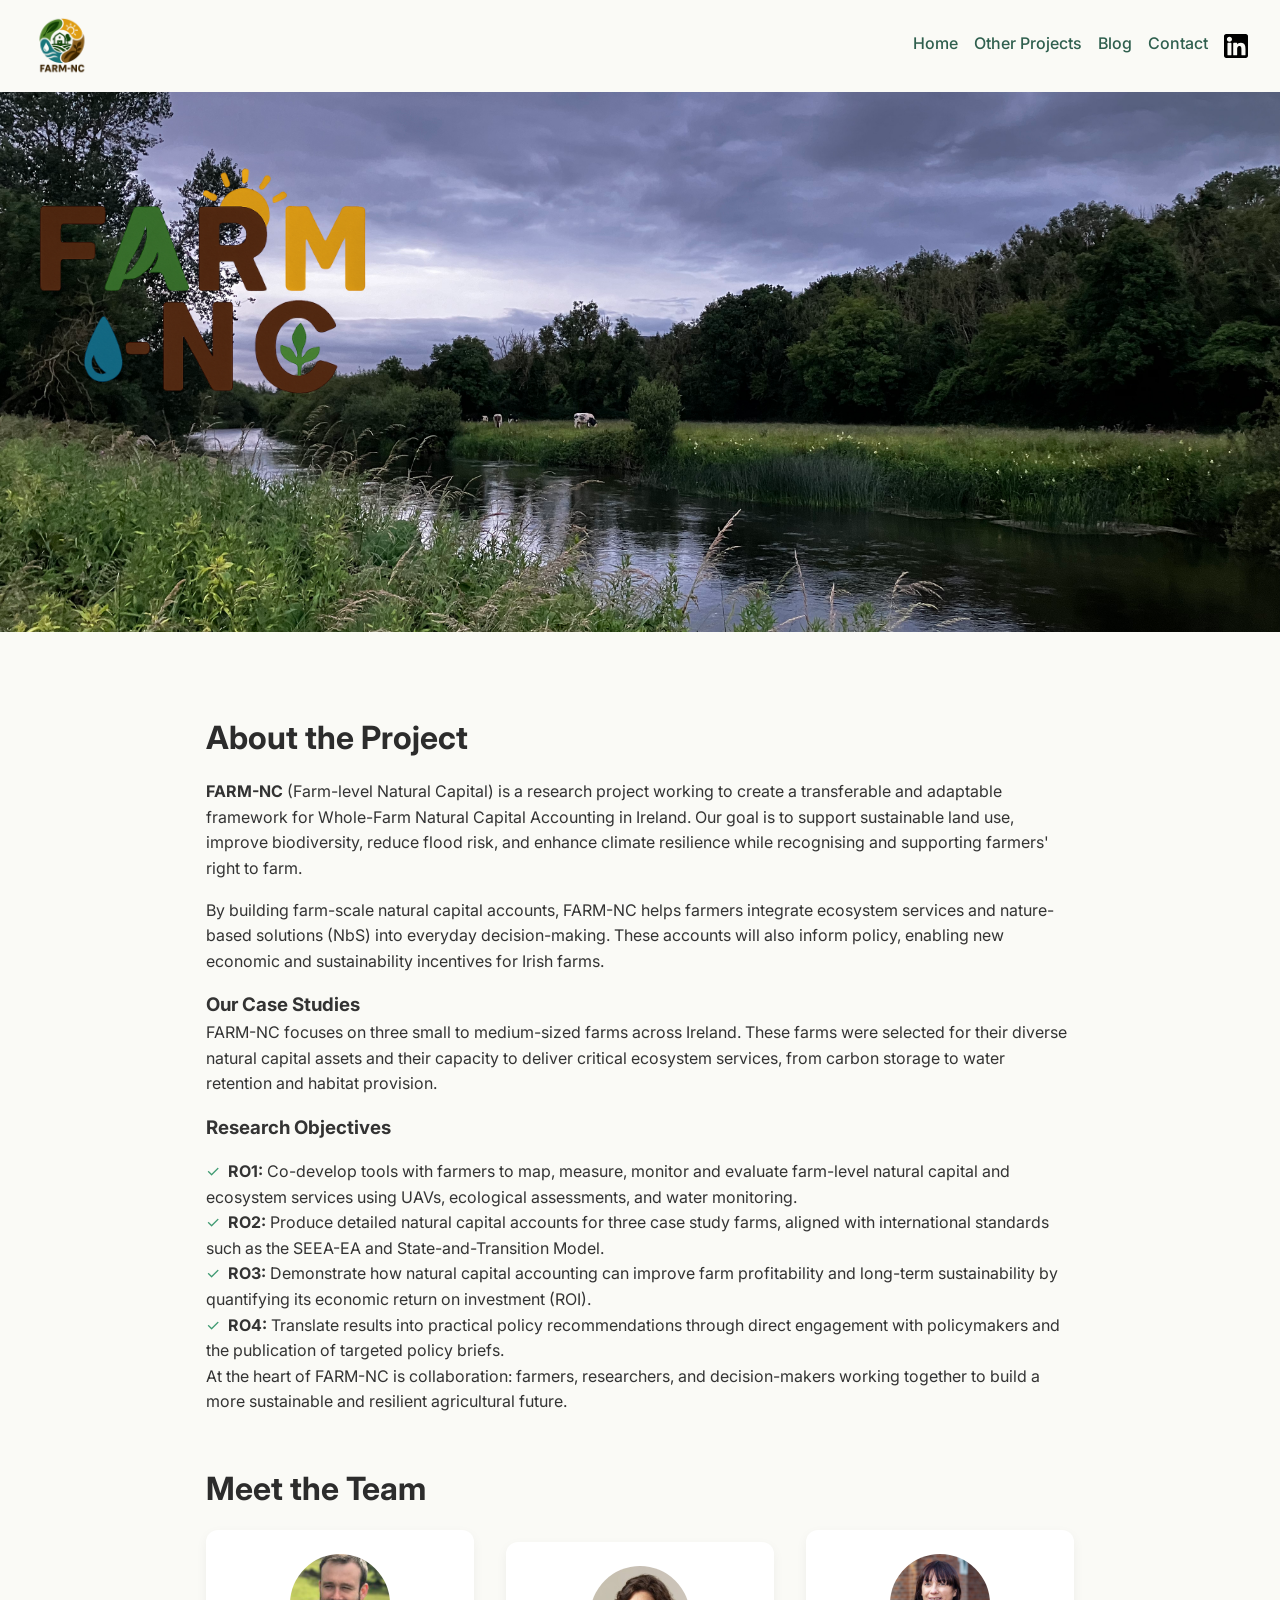
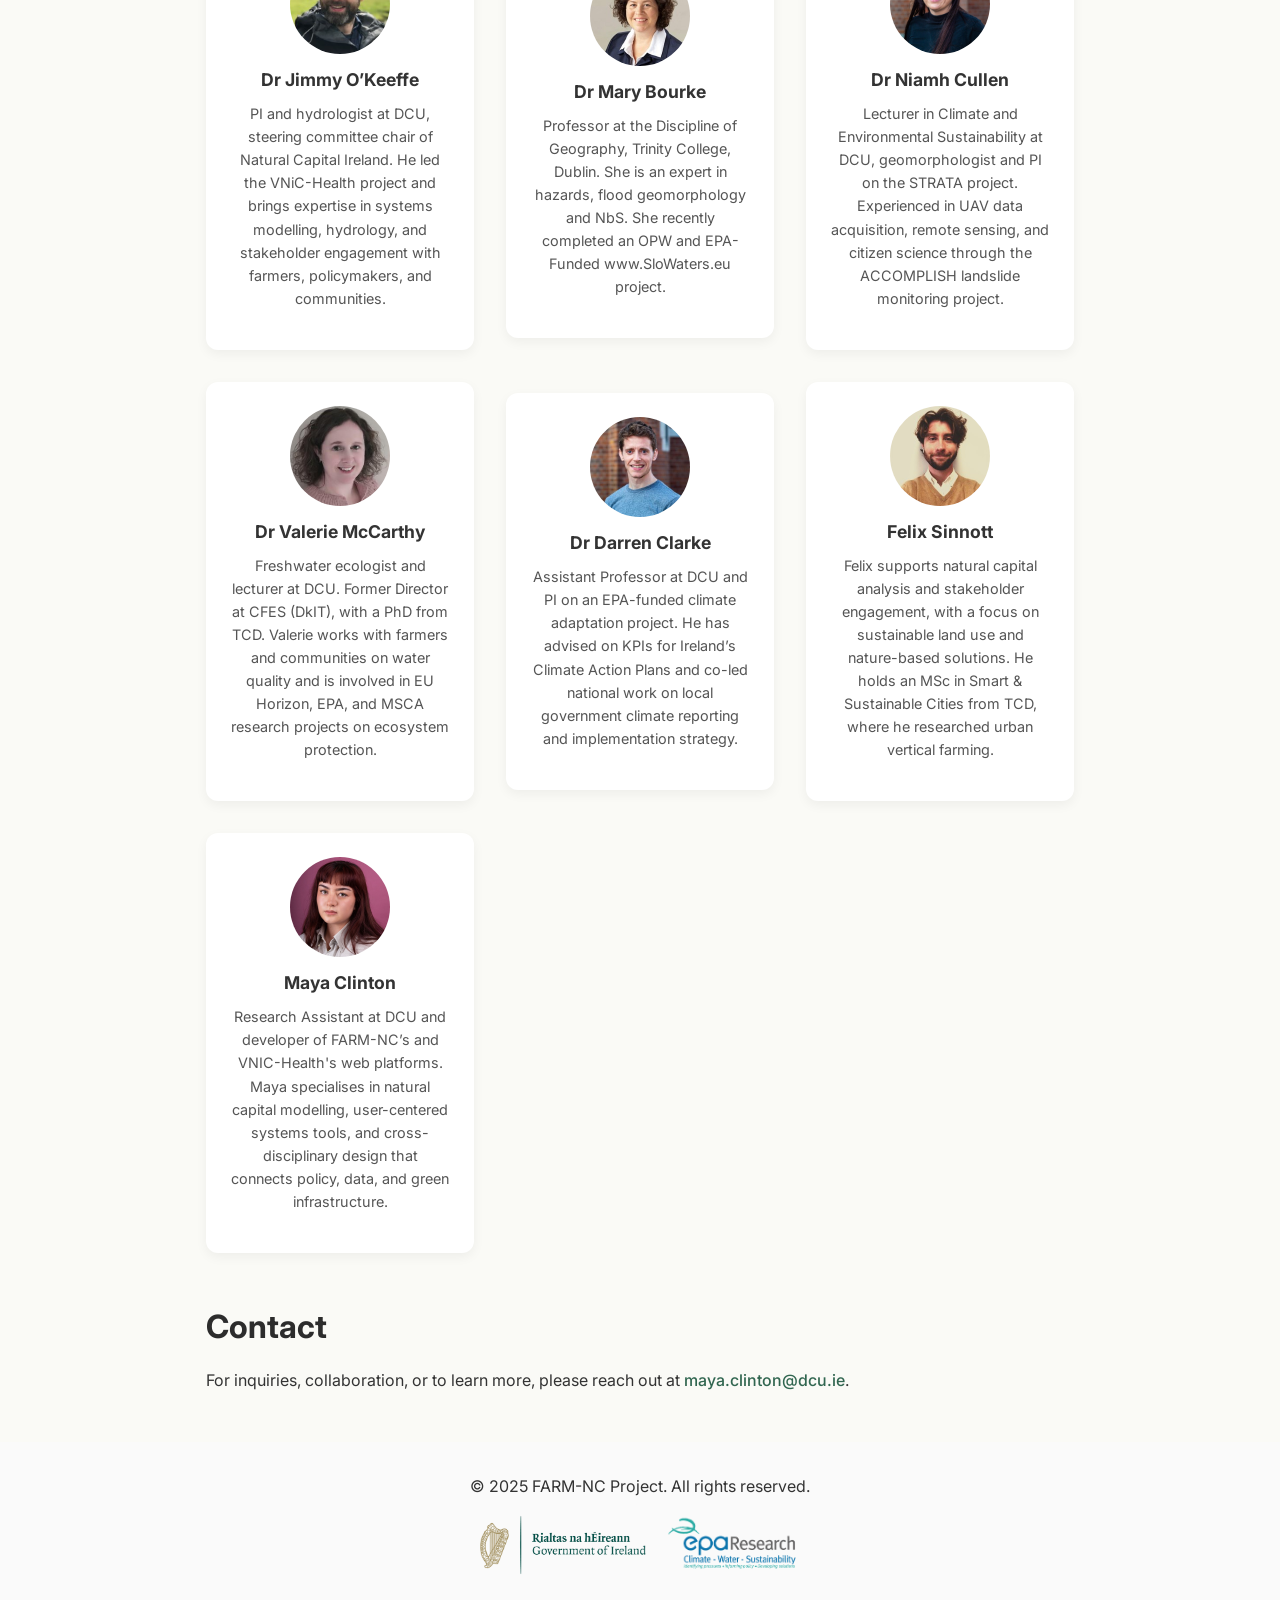
<file: index.html>
<!DOCTYPE html>
<html lang="en">
<head>
  <meta charset="UTF-8" />
  <meta name="viewport" content="width=device-width, initial-scale=1.0"/>
  <title>FARM-NC Project</title>
  <link rel="stylesheet" href="style.css" />
  <link href="https://fonts.googleapis.com/css2?family=Inter:wght@400;500;600&display=swap" rel="stylesheet">
  <link rel="icon" href="farmnc.png" type="image/png" sizes="16x16">
</head>
<body>
  <header class="hero">
    <nav class="global-nav">
      <img src="assets/farmnc.png" alt="FARM-NC Logo" class="logo" />
      <ul class="nav-links">
        <li><a href="index.html#home">Home</a></li>
        <li class="dropdown">
          <a href="#" class="dropbtn">Other Projects</a>
          <div class="dropdown-content">
            <a href="https://www.valuenaturalcapital.com" target="_blank">VNiC-Health</a>
            <a href="https://www.slowaters.eu" target="_blank">SloWaters</a>
          </div>
        </li>
        <li><a href="blog.html">Blog</a></li>
        <li><a href="index.html#contact">Contact</a></li>
        <li class="nav-icon">
          <a href="https://www.linkedin.com/company/farm-nc" target="_blank" aria-label="LinkedIn">
            <img src="assets/linkedin-logo.svg" alt="LinkedIn" class="linkedin-icon">
          </a>
        </li>        
      </ul>
    </nav>

    <section class="hero-carousel" id="home">
      <div class="carousel-container">
        <div class="carousel">
          <img src="assets/IMG_0011.jpg" alt="Shearing at Glen Keen" class="carousel-image active" />
          <img src="assets/IMG_1596.jpg" alt="Farm landscape 2" class="carousel-image" />
        </div>
        <div class="hero-text">
          <img src="assets/farmnc2.png" alt="FARM-NC Logo" class="hero-logo" />
          
        </div>
      </div>
    </section>
  </header>
  <main>
    <section class="project">
        <h2>About the Project</h2>
        <p>
          <strong>FARM-NC</strong> (Farm-level Natural Capital) is a research project working to create a transferable and adaptable framework for Whole-Farm Natural Capital Accounting in Ireland. Our goal is to support sustainable land use, improve biodiversity, reduce flood risk, and enhance climate resilience while recognising and supporting farmers' right to farm.
        </p>
      
        <p>
          By building farm-scale natural capital accounts, FARM-NC helps farmers integrate ecosystem services and nature-based solutions (NbS) into everyday decision-making. These accounts will also inform policy, enabling new economic and sustainability incentives for Irish farms.
        </p>
      
        <h3>Our Case Studies</h3>
        <p>
          FARM-NC focuses on three small to medium-sized farms across Ireland. These farms were selected for their diverse natural capital assets and their capacity to deliver critical ecosystem services, from carbon storage to water retention and habitat provision.
        </p>
      
        <h3>Research Objectives</h3>
        <ul>
          <li><strong>RO1:</strong> Co-develop tools with farmers to map, measure, monitor and evaluate farm-level natural capital and ecosystem services using UAVs, ecological assessments, and water monitoring.</li>
          <li><strong>RO2:</strong> Produce detailed natural capital accounts for three case study farms, aligned with international standards such as the SEEA-EA and State-and-Transition Model.</li>
          <li><strong>RO3:</strong> Demonstrate how natural capital accounting can improve farm profitability and long-term sustainability by quantifying its economic return on investment (ROI).</li>
          <li><strong>RO4:</strong> Translate results into practical policy recommendations through direct engagement with policymakers and the publication of targeted policy briefs.</li>
        </ul>
      
        <p>
          At the heart of FARM-NC is collaboration: farmers, researchers, and decision-makers working together to build a more sustainable and resilient agricultural future.
        </p>
      </section>
      

    <section class="team">
        <h2>Meet the Team</h2>
        <div class="team-grid">
          <div class="member">
            <img src="assets/jimmy.png" alt="Dr Jimmy O'Keeffe" class="profile-img">
            <h3>Dr Jimmy O’Keeffe</h3>
            <p>PI and hydrologist at DCU, steering committee chair of Natural Capital Ireland. He led the VNiC-Health project and brings expertise in systems modelling, hydrology, and stakeholder engagement with farmers, policymakers, and communities.</p>
          </div>
          <div class="member">
            <img src="assets/mary.jpeg" alt="Dr Mary Bourke" class="profile-img">
            <h3>Dr Mary Bourke</h3>
            <p>Professor at the Discipline of Geography, Trinity College, Dublin. She is an expert in hazards, flood geomorphology and NbS. She recently completed an OPW and EPA-Funded www.SloWaters.eu project.</p>
          </div>
          <div class="member">
            <img src="assets/niamh.jpg" alt="Dr Niamh Cullen" class="profile-img">
            <h3>Dr Niamh Cullen</h3>
            <p>Lecturer in Climate and Environmental Sustainability at DCU, geomorphologist and PI on the STRATA project. Experienced in UAV data acquisition, remote sensing, and citizen science through the ACCOMPLISH landslide monitoring project.</p>
          </div>
          <div class="member">
            <img src="assets/valerie.jpg" alt="Dr Valerie McCarthy" class="profile-img">
            <h3>Dr Valerie McCarthy</h3>
            <p>Freshwater ecologist and lecturer at DCU. Former Director at CFES (DkIT), with a PhD from TCD. Valerie works with farmers and communities on water quality and is involved in EU Horizon, EPA, and MSCA research projects on ecosystem protection.</p>
          </div>
          <div class="member">
            <img src="assets/darren.jpg" alt="Dr Darren Clarke" class="profile-img">
            <h3>Dr Darren Clarke</h3>
            <p>Assistant Professor at DCU and PI on an EPA-funded climate adaptation project. He has advised on KPIs for Ireland’s Climate Action Plans and co-led national work on local government climate reporting and implementation strategy.</p>
          </div>
          <div class="member">
            <img src="assets/felix.jpeg" alt="Felix Sinnott" class="profile-img">
          <h3>Felix Sinnott</h3>
          <p>Felix supports natural capital analysis and stakeholder engagement, with a focus on sustainable land use and nature-based solutions. He holds an MSc in Smart & Sustainable Cities from TCD, where he researched urban vertical farming.</p>
        </div>
          <div class="member">
            <img src="assets/maya.png" alt="Maya Clinton" class="profile-img">
            <h3>Maya Clinton</h3>
            <p>Research Assistant at DCU and developer of FARM-NC’s and VNIC-Health's web platforms. Maya specialises in natural capital modelling, user-centered systems tools, and cross-disciplinary design that connects policy, data, and green infrastructure.</p>
          </div>
        </div>
      </section>
      
      
  

    <section class="contact" id="contact">
      <h2>Contact</h2>
      <p>For inquiries, collaboration, or to learn more, please reach out at <a href="mailto:maya.clinton@dcu.ie">maya.clinton@dcu.ie</a>.</p>
    </section>
  </main>

  <footer>
    <div class="footer-content">
      <p>&copy; 2025 FARM-NC Project. All rights reserved.</p>
      <div class="footer-logos">
        <img src="gov_ie.png" alt="Government of Ireland" class="footer-logo">
        <img src="epa.png" alt="EPA Ireland" class="footer-logo">
      </div>
    </div>
  </footer>
</body>
</html>

<script>
    const images = document.querySelectorAll('.carousel-image');
    let current = 0;
  
    function showNextImage() {
      images[current].classList.remove('active');
      current = (current + 1) % images.length;
      images[current].classList.add('active');
    }
  
    setInterval(showNextImage, 4000); // 4 seconds per image
  </script>
</file>
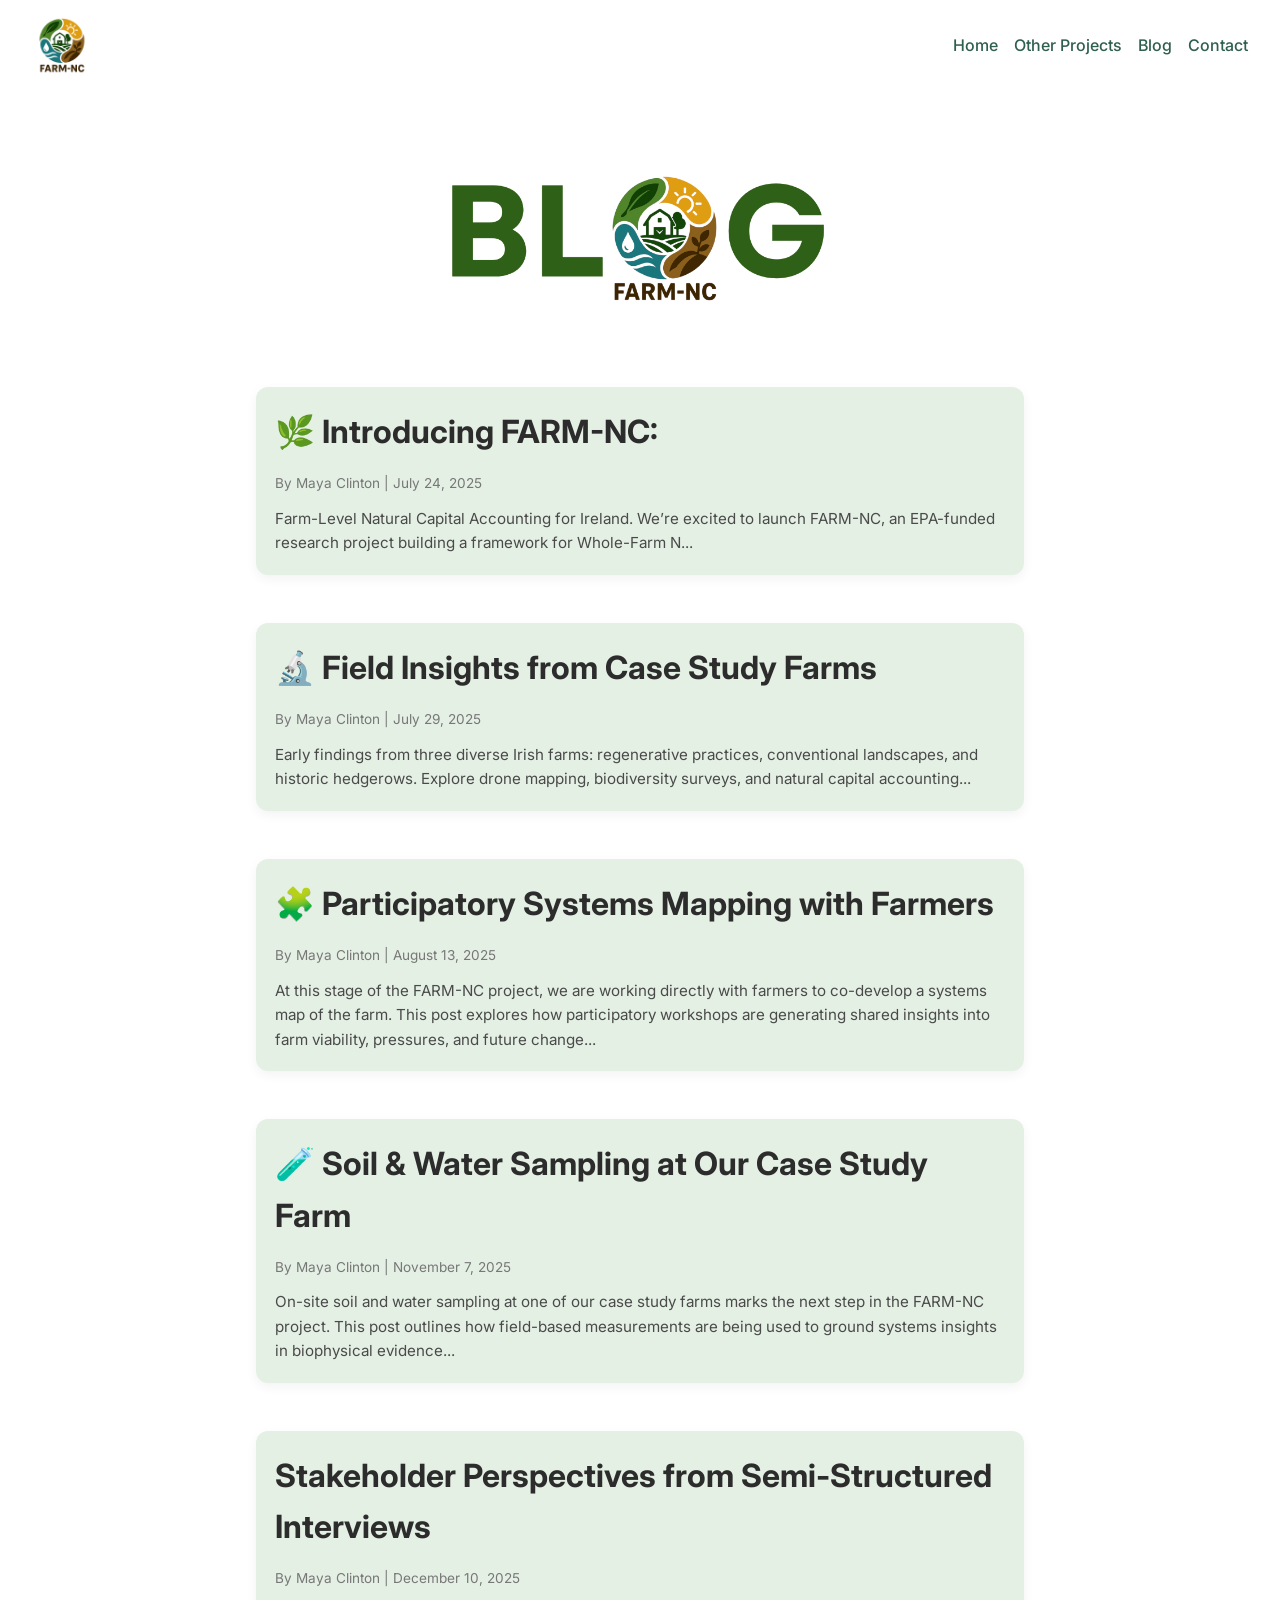
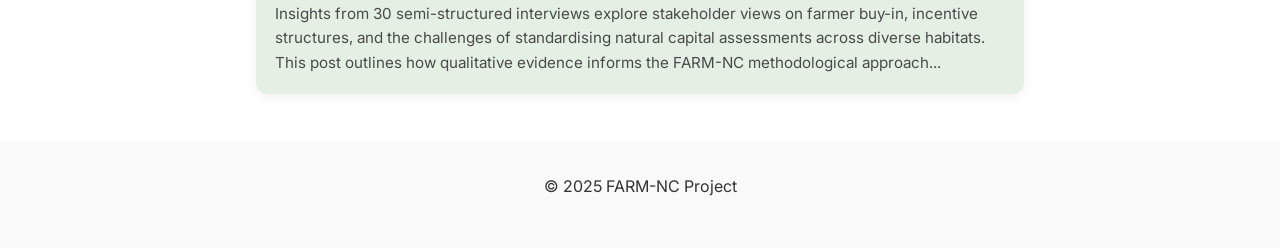
<file: blog.html>
<!DOCTYPE html>
<html lang="en">
<head>
  <meta charset="UTF-8" />
  <meta name="viewport" content="width=device-width, initial-scale=1.0" />
  <title>FARM-NC Blog</title>
  <link rel="stylesheet" href="style.css" />
  <link href="https://fonts.googleapis.com/css2?family=Inter:wght@400;500;600&display=swap" rel="stylesheet">
  <link rel="icon" href="farmnc.png" type="image/png" sizes="16x16">
  <style>body {
    background-color: #ffffff !important;
  }</style>
</head>
<body>
    <nav>
        <img src="assets/farmnc.png" alt="FARM-NC Logo" class="logo" />
        <ul class="nav-links">
          <li><a href="index.html#home">Home</a></li>
          <li class="dropdown">
            <a href="#" class="dropbtn">Other Projects</a>
            <div class="dropdown-content">
              <a href="https://www.valuenaturalcapital.com" target="_blank">VNiC-Health</a>
              <a href="https://www.slowaters.eu" target="_blank">SloWaters</a>
            </div>
          </li>
          <li><a href="blog.html">Blog</a></li>
          <li><a href="index.html#contact">Contact</a></li>
        </ul>
      </nav>
  
      <div class="blog-container">

        <header class="blog-header">
          <div class="blog-header-text">
            
            <img src="assets/blog-logo.png" alt="FARM-NC Blog" class="blog-hero-image" width="400px" />
          </div>
        </header>
    
        <main class="blog-main">
           
            <a href="post1.html">
                <section class="post-excerpt">
                <!-- Article 1 -->
                <article class="post-item animate-in" style="animation-delay: 0.1s">
                  <h2>🌿 Introducing FARM-NC:</h2>
                  <div class="post-meta">
                    <span class="author">By Maya Clinton</span> | <time datetime="2025-07-15">July 24, 2025</time>
                  </div>
                  <p>Farm-Level Natural Capital Accounting for Ireland. We’re excited to launch FARM-NC, an EPA-funded research project building a framework for Whole-Farm N...</p>
                </article>
            </section>
            </a>
               
            <a href="post2.html" class="post-link">
                <section class="post-excerpt animate-in" style="animation-delay: 0.2s">
                  <article class="post-item">
                    <h2>🔬 Field Insights from Case Study Farms</h2>
                    <div class="post-meta">
                      <span class="author">By Maya Clinton</span> |
                      <time datetime="2025-07-29">July 29, 2025</time>
                    </div>
                    <p>Early findings from three diverse Irish farms: regenerative practices, conventional landscapes, and historic hedgerows. Explore drone mapping, biodiversity surveys, and natural capital accounting...</p>
                  </article>
                </section>
              </a>

              <a href="post3.html" class="post-link">
      <section class="post-excerpt animate-in" style="animation-delay: 0.2s">
        <article class="post-item">
          <h2>🧩 Participatory Systems Mapping with Farmers</h2>
          <div class="post-meta">
            <span class="author">By Maya Clinton</span> |
            <time datetime="2025-08-13">August 13, 2025</time>
          </div>
          <p>At this stage of the FARM-NC project, we are working directly with farmers to co-develop a systems map of the farm. This post explores how participatory workshops are generating shared insights into farm viability, pressures, and future change...</p>
        </article>
      </section>
    </a>

          <a href="post4.html" class="post-link">
  <section class="post-excerpt animate-in" style="animation-delay: 0.2s">
    <article class="post-item">
      <h2>🧪 Soil & Water Sampling at Our Case Study Farm</h2>
      <div class="post-meta">
        <span class="author">By Maya Clinton</span> |
        <time datetime="2025-11-07">November 7, 2025</time>
      </div>
      <p>On-site soil and water sampling at one of our case study farms marks the next step in the FARM-NC project. This post outlines how field-based measurements are being used to ground systems insights in biophysical evidence...</p>
    </article>
  </section>
</a>

          <a href="post5.html" class="post-link">
  <section class="post-excerpt animate-in" style="animation-delay: 0.2s">
    <article class="post-item">
      <h2> Stakeholder Perspectives from Semi-Structured Interviews</h2>
      <div class="post-meta">
        <span class="author">By Maya Clinton</span> |
        <time datetime="2025-12-10">December 10, 2025</time>
      </div>
      <p>
        Insights from 30 semi-structured interviews explore stakeholder views on farmer buy-in, incentive structures, and the challenges of standardising natural capital assessments across diverse habitats. This post outlines how qualitative evidence informs the FARM-NC methodological approach...
      </p>
    </article>
  </section>
</a>



             
        </main>
    
      </div>
  <footer>
    <p>&copy; 2025 FARM-NC Project</p>
  </footer>
</body>
</html>
</file>
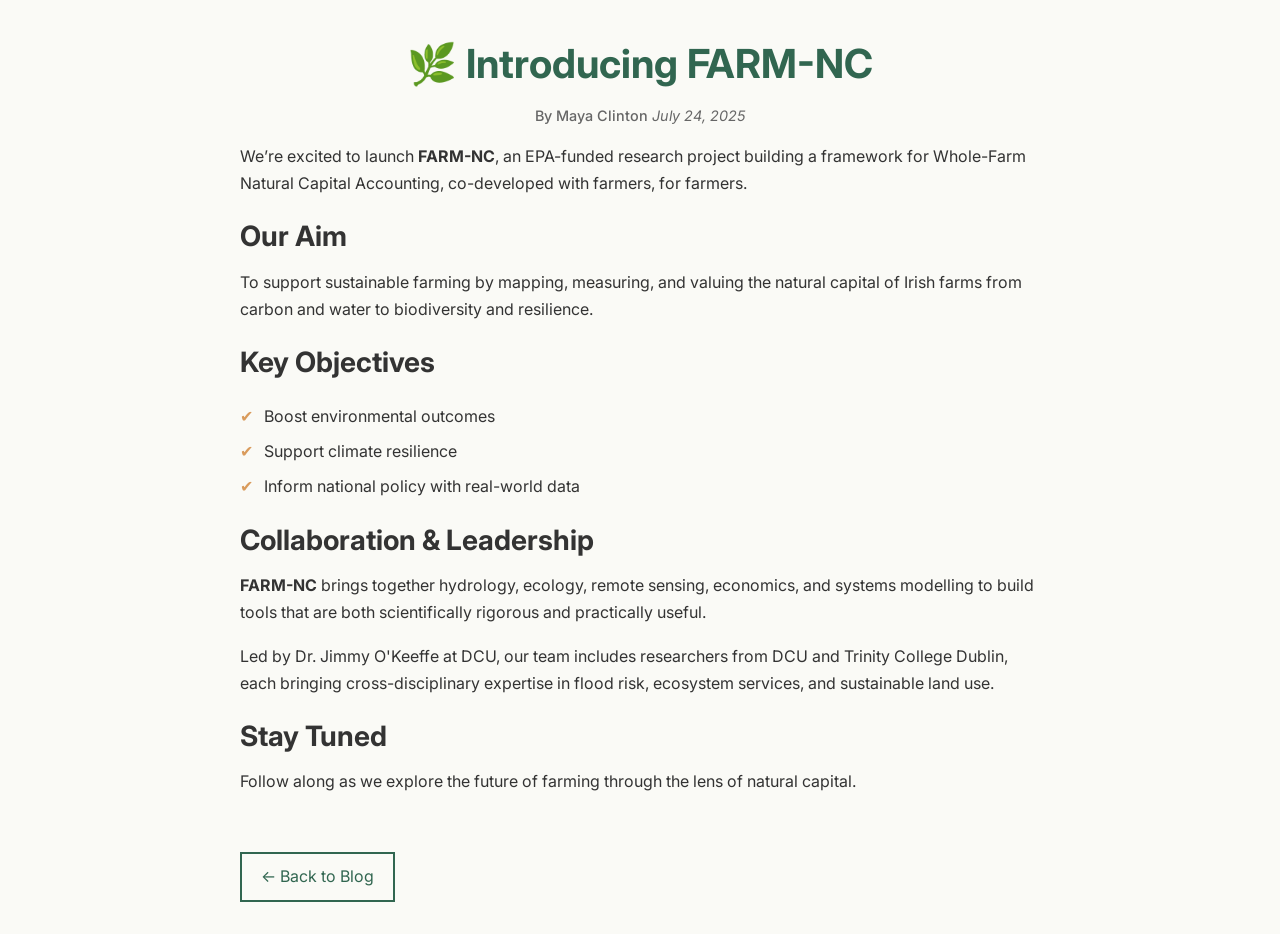
<file: post1.html>
<!DOCTYPE html>
<html lang="en">
<head>
  <meta charset="UTF-8" />
  <meta name="viewport" content="width=device-width, initial-scale=1.0" />
  <title>Introducing FARM-NC</title>
  <link rel="stylesheet" href="style.css" />
  <link href="https://fonts.googleapis.com/css2?family=Inter:wght@400;500;600&display=swap" rel="stylesheet">
  <link rel="icon" href="farmnc.png" type="image/png" sizes="16x16">
</head>
<body>
  <div class="blog-container">
    <header class="blog-post-header animate-in" style="animation-delay: 0.2s">
      <h1>🌿 Introducing FARM-NC</h1>
      <div class="post-meta">
        <span class="author">By Maya Clinton</span>
        <time datetime="2025-07-24">July 24, 2025</time>
      </div>
    </header>

    <article class="blog-post-content animate-in" style="animation-delay: 0.4s">
      <p>We’re excited to launch <strong>FARM-NC</strong>, an EPA-funded research project building a framework for Whole-Farm Natural Capital Accounting, co-developed with farmers, for farmers.</p>

      <h2>Our Aim</h2>
      <p>To support sustainable farming by mapping, measuring, and valuing the natural capital of Irish farms from carbon and water to biodiversity and resilience.</p>

      <h2>Key Objectives</h2>
      <ul class="check-list">
        <li>Boost environmental outcomes</li>
        <li>Support climate resilience</li>
        <li>Inform national policy with real-world data</li>
      </ul>

      <h2>Collaboration & Leadership</h2>
      <p><strong>FARM-NC</strong> brings together hydrology, ecology, remote sensing, economics, and systems modelling to build tools that are both scientifically rigorous and practically useful.</p>
      <p>Led by Dr. Jimmy O'Keeffe at DCU, our team includes researchers from DCU and Trinity College Dublin, each bringing cross-disciplinary expertise in flood risk, ecosystem services, and sustainable land use.</p>

      <h2>Stay Tuned</h2>
      <p>Follow along as we explore the future of farming through the lens of natural capital.</p>

      <div class="back-link animate-in" style="animation-delay: 0.6s">
        <a href="blog.html" class="btn-outline">← Back to Blog</a>
      </div>
    </article>
  </div>
</body>
</html>
</file>
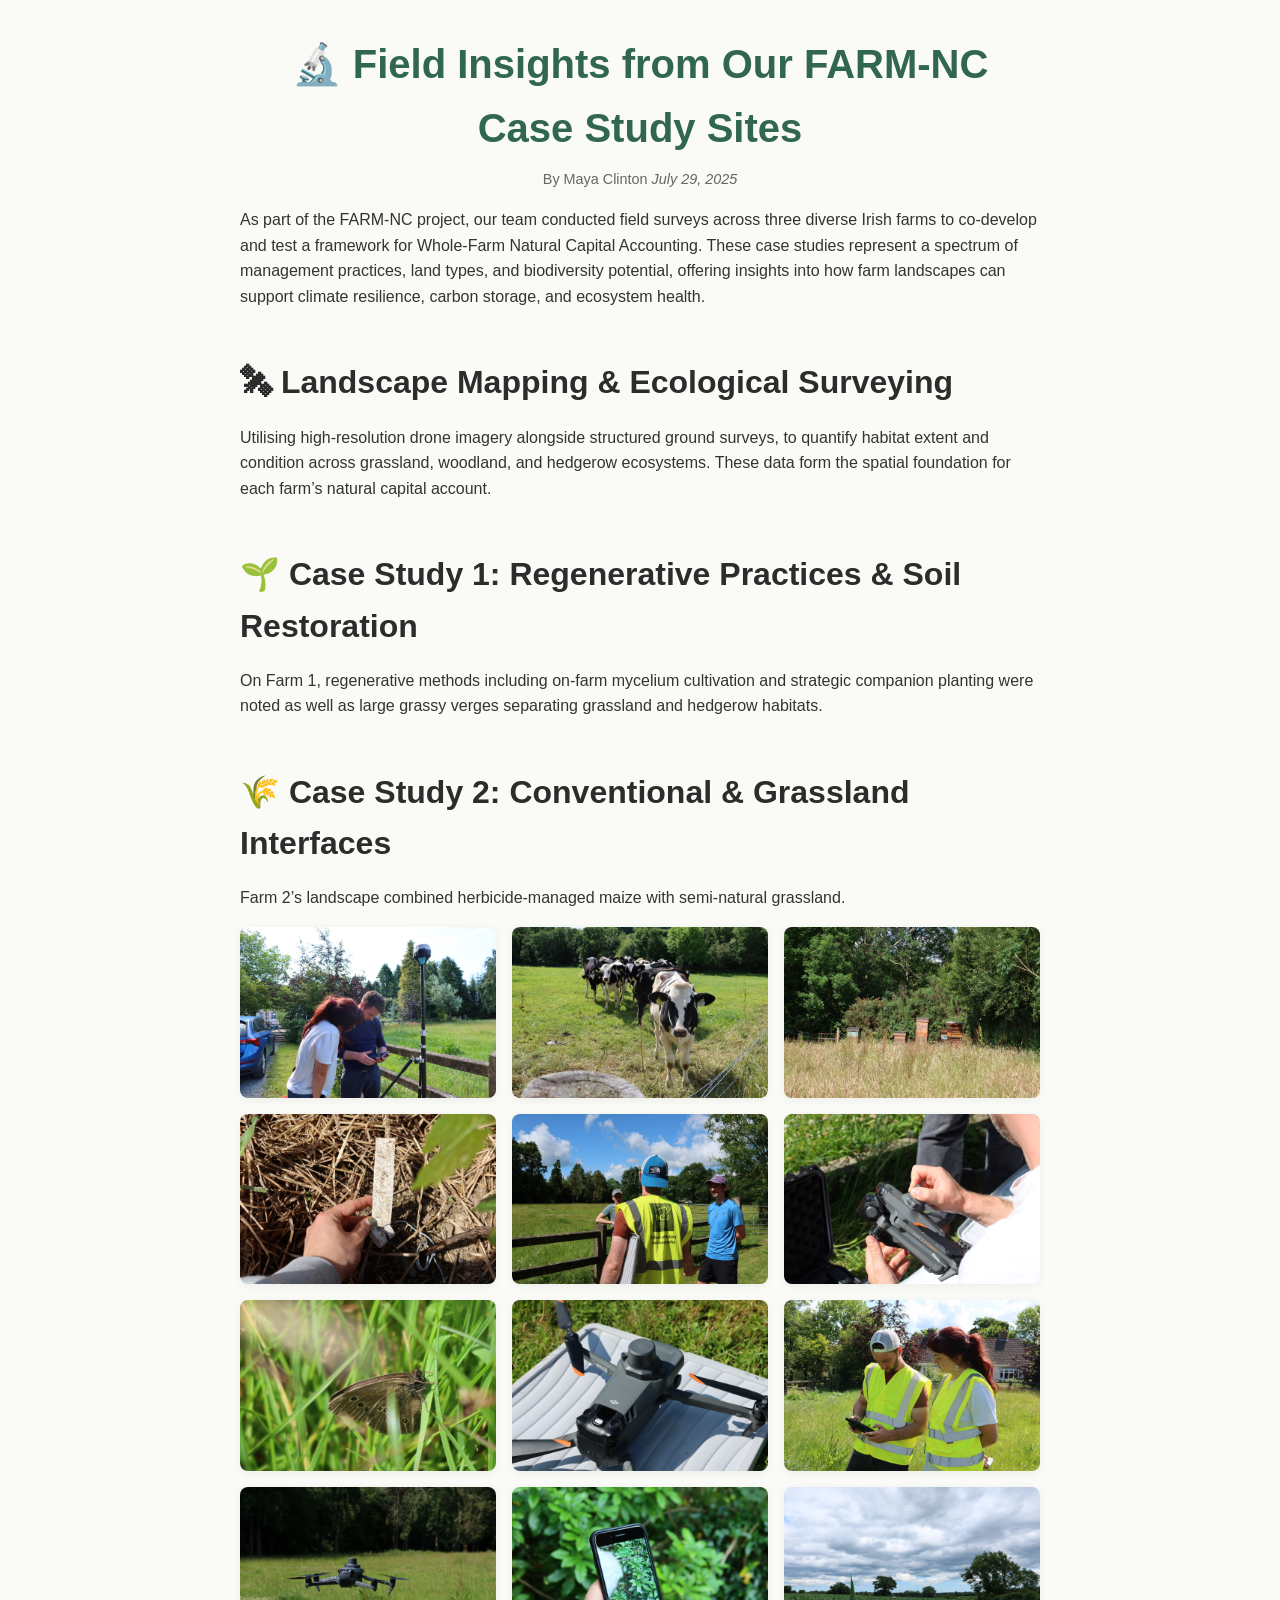
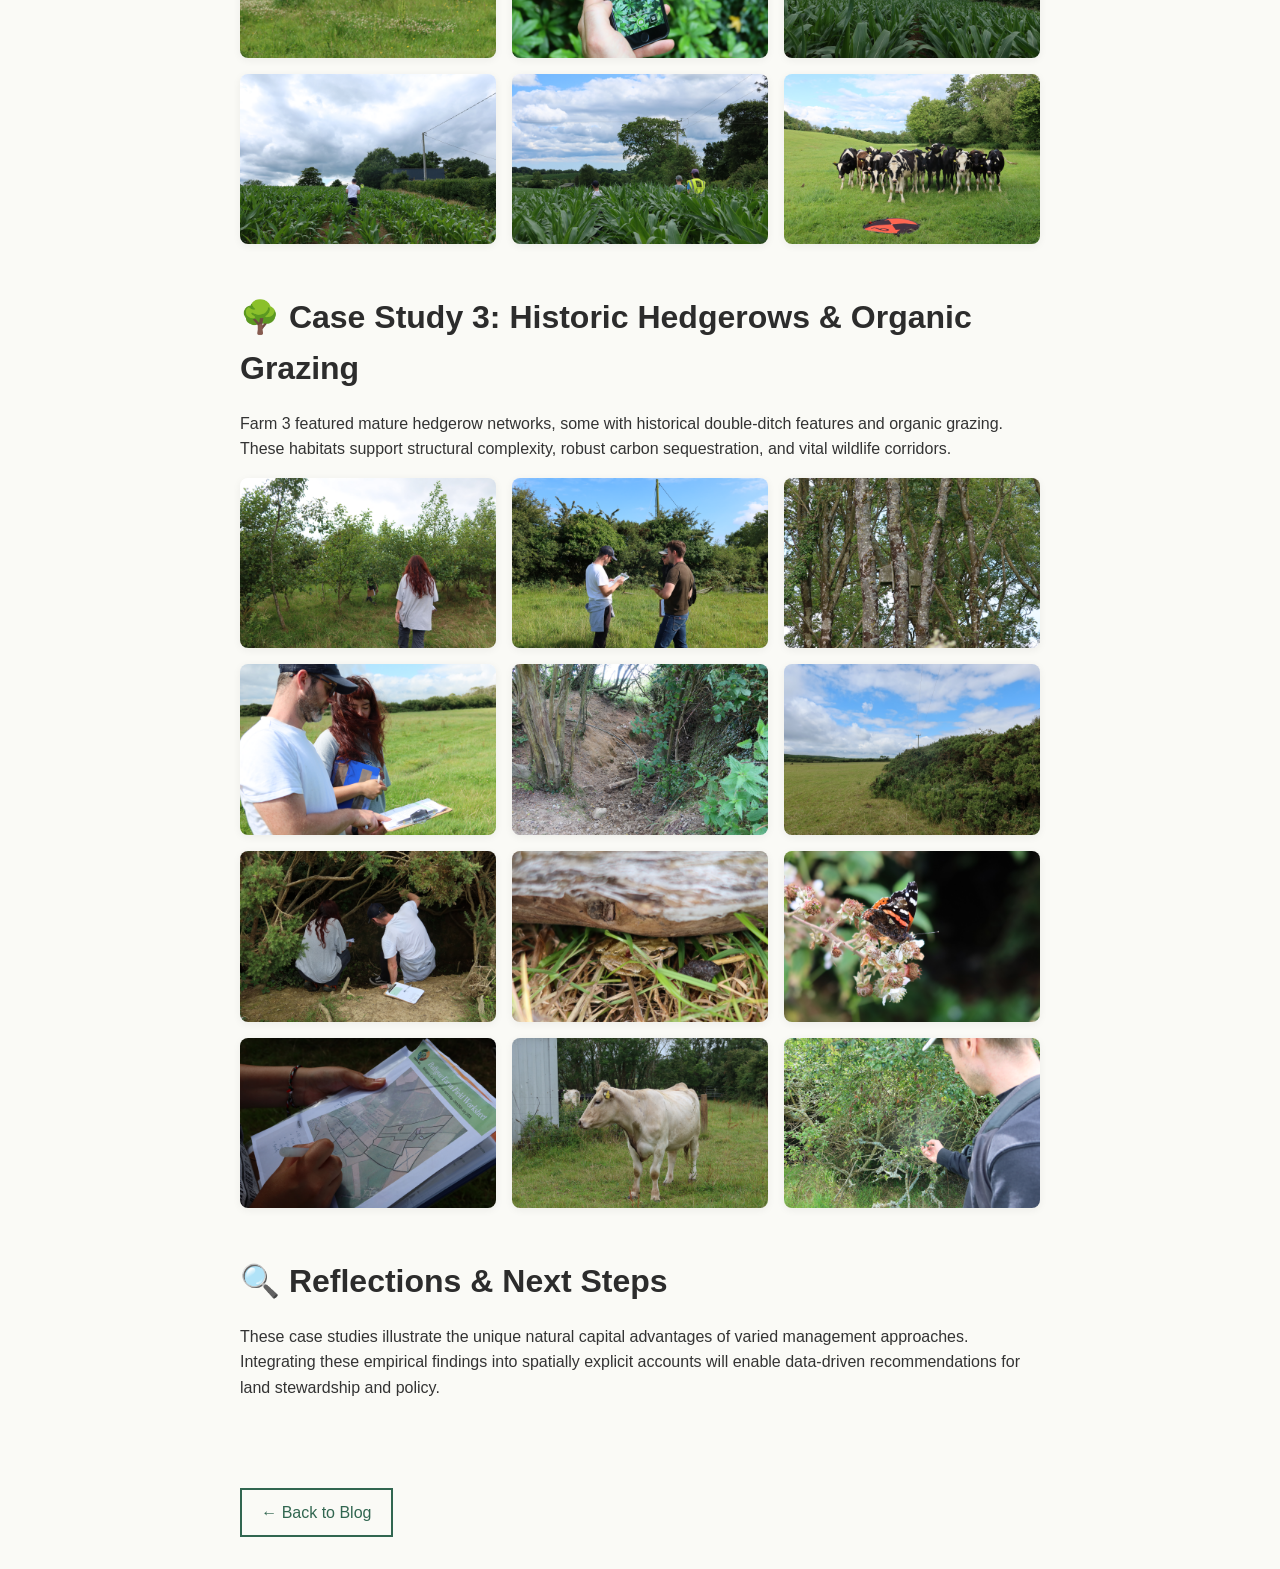
<file: post2.html>
<!DOCTYPE html>
<html lang="en">
<head>
  <meta charset="UTF-8">
  <meta name="viewport" content="width=device-width, initial-scale=1.0">
  <title>Field Insights from Our Case Study Farms</title>
  <link rel="stylesheet" href="style.css">
</head>
<body>
  <div class="blog-container">

    <!-- Header -->
    <header class="blog-post-header animate-in" style="animation-delay: 0.2s">
      <h1>🔬 Field Insights from Our FARM‑NC Case Study Sites</h1>
      <div class="post-meta">
        <span class="author">By Maya Clinton</span>
        <time datetime="2025-07-29">July 29, 2025</time>
      </div>
    </header>

    <!-- Introduction -->
    <section class="content-section animate-in" style="animation-delay: 0.4s">
      <p>As part of the FARM‑NC project, our team conducted field surveys across three diverse Irish farms to co‑develop and test a framework for Whole‑Farm Natural Capital Accounting. These case studies represent a spectrum of management practices, land types, and biodiversity potential, offering insights into how farm landscapes can support climate resilience, carbon storage, and ecosystem health.</p>
    </section>

    <!-- Section 1 -->
    <section class="content-section animate-in" style="animation-delay: 0.6s">
      <h2>🛰 Landscape Mapping & Ecological Surveying</h2>
      <p>Utilising high-resolution drone imagery alongside structured ground surveys, to quantify habitat extent and condition across grassland, woodland, and hedgerow ecosystems. These data form the spatial foundation for each farm’s natural capital account.</p>

  </section>
    <!-- Section 2 -->
    <section class="content-section animate-in" style="animation-delay: 0.8s">
      <h2>🌱 Case Study 1: Regenerative Practices & Soil Restoration</h2>
      <p>On Farm 1, regenerative methods including on‑farm mycelium cultivation and strategic companion planting were noted as well as large grassy verges separating grassland and hedgerow habitats.</p>
</section>
    <!-- Section 3 -->
    <section class="content-section animate-in" style="animation-delay: 1s">
      <h2>🌾 Case Study 2: Conventional & Grassland Interfaces</h2>
      <p>Farm 2’s landscape combined herbicide‑managed maize with semi‑natural grassland.</p>
       
      <div class="gallery">
        <img src="assets/f2-1.JPG" class="gallery-image animate-in" style="animation-delay: 0.9s">
        <img src="assets/f2-2.JPG" class="gallery-image animate-in" style="animation-delay: 1s">
        <img src="assets/f2-3.JPG" class="gallery-image animate-in" style="animation-delay: 1.1s">
        <img src="assets/f2-4.JPG" class="gallery-image animate-in" style="animation-delay: 1.2s">
        <img src="assets/f2-5.JPG" class="gallery-image animate-in" style="animation-delay: 1.3s">
        <img src="assets/f2-6.JPG" class="gallery-image animate-in" style="animation-delay: 1.4s">
        <img src="assets/f2-7.JPG"  class="gallery-image animate-in" style="animation-delay: 1.5s">
        <img src="assets/f2-8.JPG" class="gallery-image animate-in" style="animation-delay: 1.6s">
        <img src="assets/f2-9.JPG" class="gallery-image animate-in" style="animation-delay: 1.7s">
        <img src="assets/f2-10.JPG"  class="gallery-image animate-in" style="animation-delay: 1.8s">
        <img src="assets/f2-11.JPG"  class="gallery-image animate-in" style="animation-delay: 1.9s">
        <img src="assets/f2-12.JPG"  class="gallery-image animate-in" style="animation-delay: 2s">
        <img src="assets/f2-13.JPG"  class="gallery-image animate-in" style="animation-delay: 2.1s">
        <img src="assets/f2-14.JPG"  class="gallery-image animate-in" style="animation-delay: 2.2s">
        <img src="assets/f2-15.JPG"  class="gallery-image animate-in" style="animation-delay: 2.3s">
      </div>
    </section>

    <!-- Section 4 -->
    <section class="content-section animate-in" style="animation-delay: 1.2s">
      <h2>🌳 Case Study 3: Historic Hedgerows & Organic Grazing</h2>
      <p>Farm 3 featured mature hedgerow networks, some with historical double‑ditch features and organic grazing. These habitats support structural complexity, robust carbon sequestration, and vital wildlife corridors.</p>
       
      <div class="gallery">
        <img src="assets/f3-1.jpg"  class="gallery-image animate-in" style="animation-delay: 0.9s">
        <img src="assets/f3-2.jpg"  class="gallery-image animate-in" style="animation-delay: 1s">
        <img src="assets/f3-3.jpg"  class="gallery-image animate-in" style="animation-delay: 1.1s">
        <img src="assets/f3-4.jpg" class="gallery-image animate-in" style="animation-delay: 1.2s">
        <img src="assets/f3-5.jpg"  class="gallery-image animate-in" style="animation-delay: 1.3s">
        <img src="assets/f3-6.jpg" class="gallery-image animate-in" style="animation-delay: 1.4s">
        <img src="assets/f3-7.jpg"  class="gallery-image animate-in" style="animation-delay: 1.5s">
        <img src="assets/f3-8.jpg" class="gallery-image animate-in" style="animation-delay: 1.6s">
        <img src="assets/f3-9.jpg" class="gallery-image animate-in" style="animation-delay: 1.7s">
        <img src="assets/f3-10.jpg"  class="gallery-image animate-in" style="animation-delay: 1.8s">
        <img src="assets/f3-11.jpg" class="gallery-image animate-in" style="animation-delay: 1.9s">
        <img src="assets/f3-12.jpg" class="gallery-image animate-in" style="animation-delay: 2s">
    
      </div>
    </section>

    <!-- Conclusion -->
    <section class="content-section animate-in" style="animation-delay: 1.4s">
      <h2>🔍 Reflections & Next Steps</h2>
      <p>These case studies illustrate the unique natural capital advantages of varied management approaches. Integrating these empirical findings into spatially explicit accounts will enable data-driven recommendations for land stewardship and policy.</p>
    </section>

    <!-- Back link -->
    <div class="back-link animate-in" style="animation-delay: 1.6s">
      <a href="blog.html" class="btn-outline">← Back to Blog</a>
    </div>

  </div>

  <script>
    document.querySelectorAll('[data-carousel]').forEach(carousel => {
      const track = carousel.querySelector('.carousel-track');
      const images = Array.from(track.children);
      let current = 0;
      carousel.querySelector('.carousel-next').addEventListener('click', () => {
        images[current].classList.remove('current');
        current = (current + 1) % images.length;
        images[current].classList.add('current');
      });
      carousel.querySelector('.carousel-prev').addEventListener('click', () => {
        images[current].classList.remove('current');
        current = (current - 1 + images.length) % images.length;
        images[current].classList.add('current');
      });
    });
  </script>
</body>
</html>
</file>
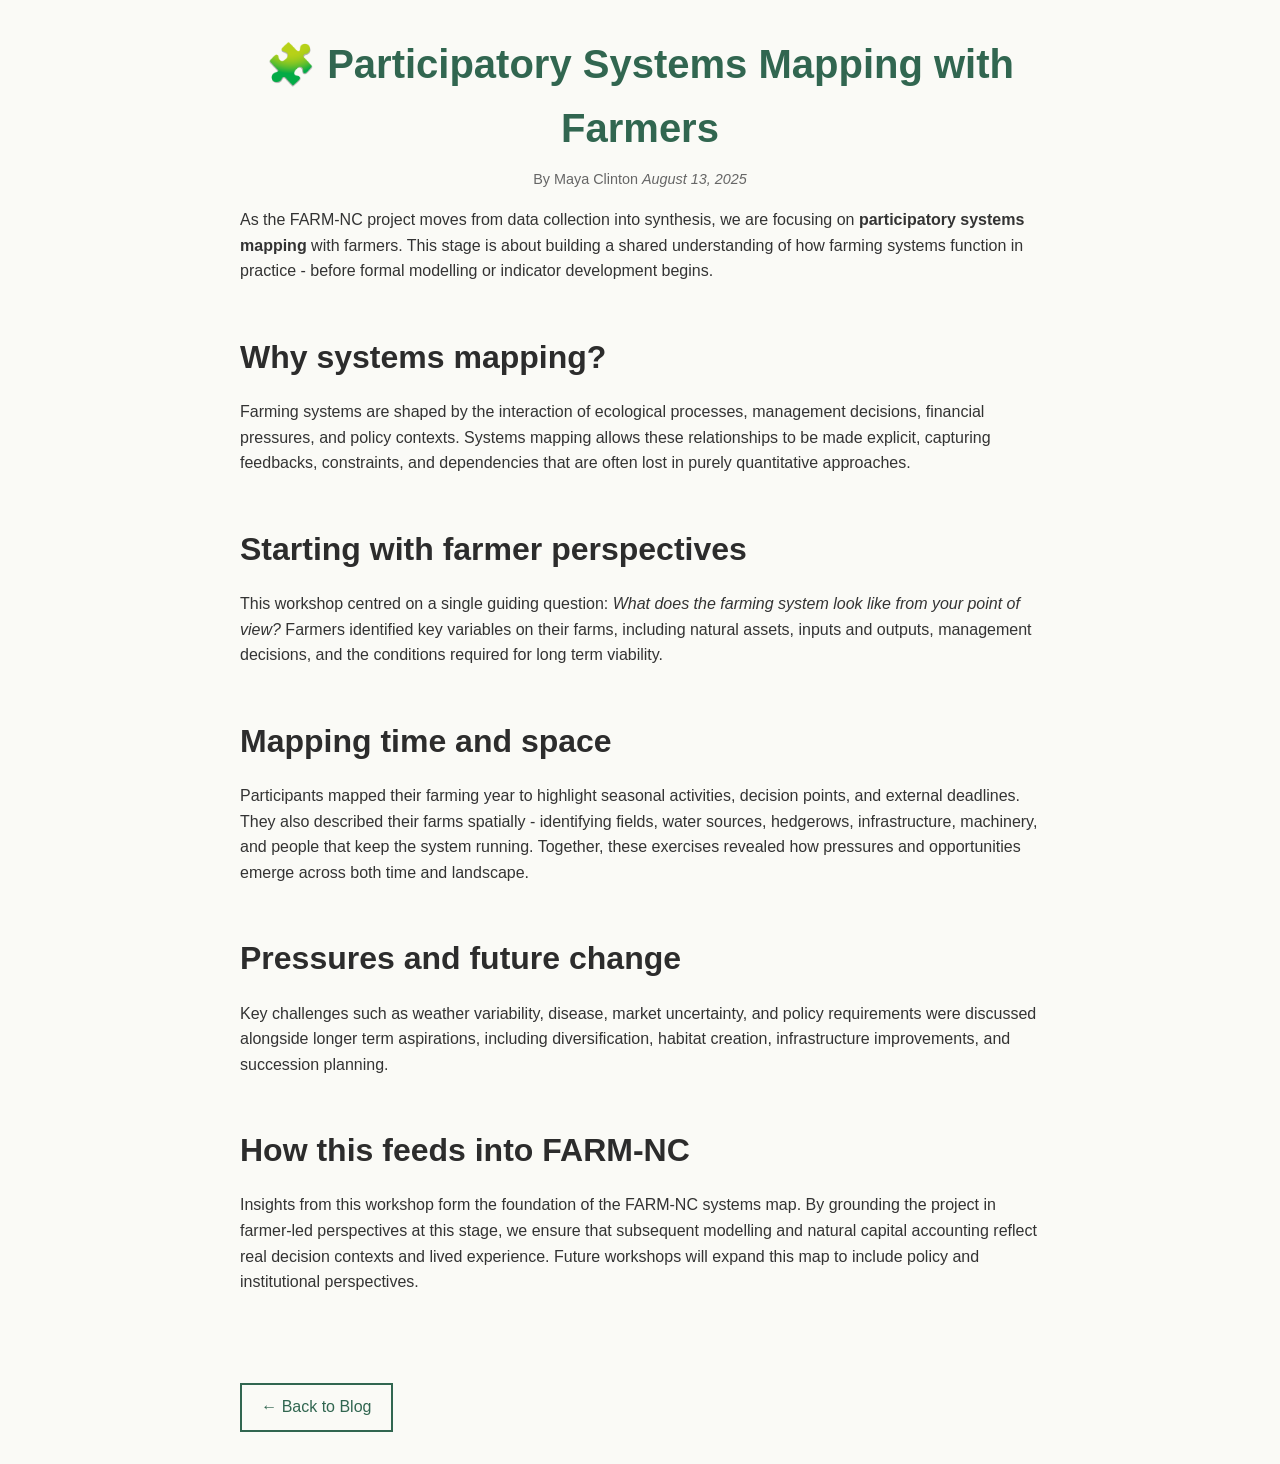
<file: post3.html>
<!DOCTYPE html>
<html lang="en">
<head>
  <meta charset="UTF-8">
  <meta name="viewport" content="width=device-width, initial-scale=1.0">
  <title>Participatory Systems Mapping with Farmers</title>
  <link rel="stylesheet" href="style.css">
</head>
<body>
  <div class="blog-container">

    <!-- Header -->
    <header class="blog-post-header animate-in" style="animation-delay: 0.2s">
      <h1>🧩 Participatory Systems Mapping with Farmers</h1>
      <div class="post-meta">
        <span class="author">By Maya Clinton</span>
        <time datetime="2025-08-13">August 13, 2025</time>
      </div>
    </header>

    <!-- Introduction -->
    <section class="content-section animate-in" style="animation-delay: 0.4s">
      <p>As the FARM-NC project moves from data collection into synthesis, we are focusing on <strong>participatory systems mapping</strong> with farmers. This stage is about building a shared understanding of how farming systems function in practice - before formal modelling or indicator development begins.</p>
    </section>

    <!-- Section 1 -->
    <section class="content-section animate-in" style="animation-delay: 0.6s">
      <h2> Why systems mapping?</h2>
      <p>Farming systems are shaped by the interaction of ecological processes, management decisions, financial pressures, and policy contexts. Systems mapping allows these relationships to be made explicit, capturing feedbacks, constraints, and dependencies that are often lost in purely quantitative approaches.</p>
    </section>

    <!-- Section 2 -->
    <section class="content-section animate-in" style="animation-delay: 0.8s">
      <h2> Starting with farmer perspectives</h2>
      <p>This workshop centred on a single guiding question: <em>What does the farming system look like from your point of view?</em> Farmers identified key variables on their farms, including natural assets, inputs and outputs, management decisions, and the conditions required for long term viability.</p>
    </section>

    <!-- Section 3 -->
    <section class="content-section animate-in" style="animation-delay: 1s">
      <h2> Mapping time and space</h2>
      <p>Participants mapped their farming year to highlight seasonal activities, decision points, and external deadlines. They also described their farms spatially - identifying fields, water sources, hedgerows, infrastructure, machinery, and people that keep the system running. Together, these exercises revealed how pressures and opportunities emerge across both time and landscape.</p>
    </section>

    <!-- Section 4 -->
    <section class="content-section animate-in" style="animation-delay: 1.2s">
      <h2> Pressures and future change</h2>
      <p>Key challenges such as weather variability, disease, market uncertainty, and policy requirements were discussed alongside longer term aspirations, including diversification, habitat creation, infrastructure improvements, and succession planning.</p>
    </section>

    <!-- Conclusion -->
    <section class="content-section animate-in" style="animation-delay: 1.4s">
      <h2> How this feeds into FARM-NC</h2>
      <p>Insights from this workshop form the foundation of the FARM-NC systems map. By grounding the project in farmer-led perspectives at this stage, we ensure that subsequent modelling and natural capital accounting reflect real decision contexts and lived experience. Future workshops will expand this map to include policy and institutional perspectives.</p>
    </section>

    <!-- Back link -->
    <div class="back-link animate-in" style="animation-delay: 1.6s">
      <a href="blog.html" class="btn-outline">← Back to Blog</a>
    </div>

  </div>
</body>
</html>
</file>
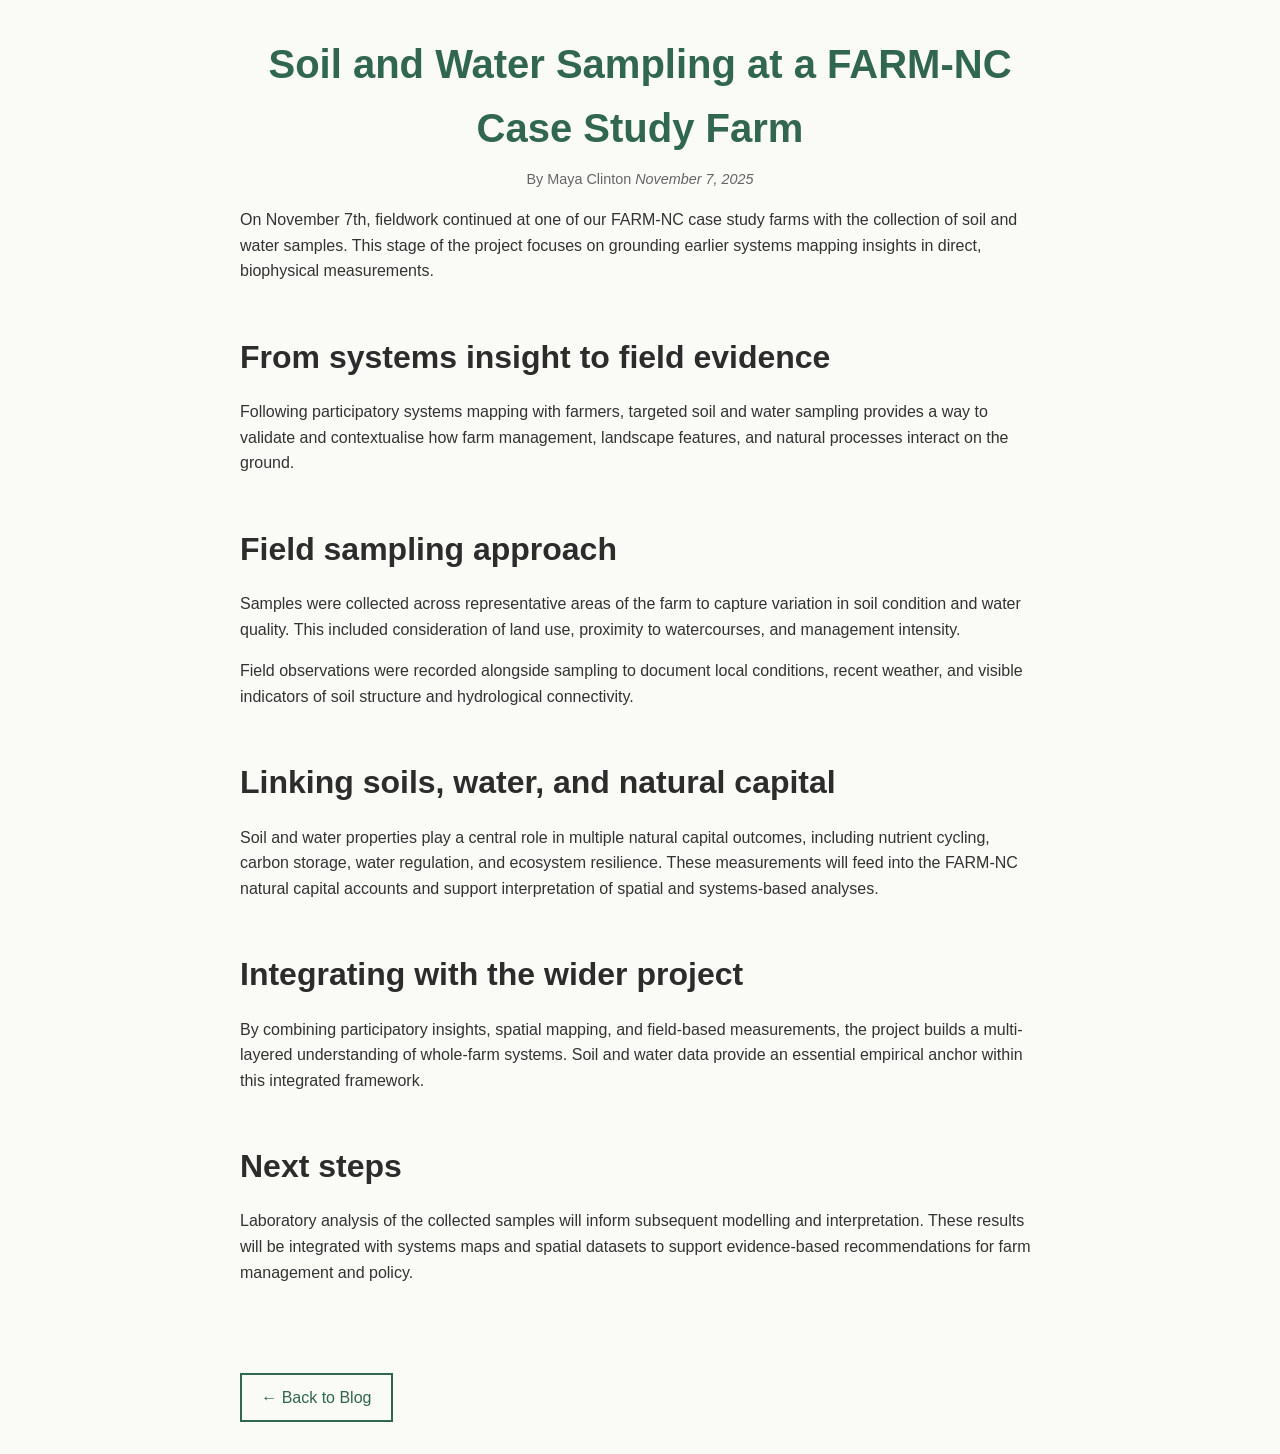
<file: post4.html>
<!DOCTYPE html>
<html lang="en">
<head>
  <meta charset="UTF-8">
  <meta name="viewport" content="width=device-width, initial-scale=1.0">
  <title>Soil and Water Sampling at a FARM-NC Case Study Farm</title>
  <link rel="stylesheet" href="style.css">
</head>
<body>
  <div class="blog-container">

    <!-- Header -->
    <header class="blog-post-header animate-in" style="animation-delay: 0.2s">
      <h1>Soil and Water Sampling at a FARM-NC Case Study Farm</h1>
      <div class="post-meta">
        <span class="author">By Maya Clinton</span>
        <time datetime="2025-11-07">November 7, 2025</time>
      </div>
    </header>

    <!-- Introduction -->
    <section class="content-section animate-in" style="animation-delay: 0.4s">
      <p>On November 7th, fieldwork continued at one of our FARM-NC case study farms with the collection of soil and water samples. This stage of the project focuses on grounding earlier systems mapping insights in direct, biophysical measurements.</p>
    </section>

    <!-- Section 1 -->
    <section class="content-section animate-in" style="animation-delay: 0.6s">
      <h2>From systems insight to field evidence</h2>
      <p>Following participatory systems mapping with farmers, targeted soil and water sampling provides a way to validate and contextualise how farm management, landscape features, and natural processes interact on the ground.</p>
    </section>

    <!-- Section 2 -->
    <section class="content-section animate-in" style="animation-delay: 0.8s">
      <h2>Field sampling approach</h2>
      <p>Samples were collected across representative areas of the farm to capture variation in soil condition and water quality. This included consideration of land use, proximity to watercourses, and management intensity.</p>
      <p>Field observations were recorded alongside sampling to document local conditions, recent weather, and visible indicators of soil structure and hydrological connectivity.</p>
    </section>

    <!-- Section 3 -->
    <section class="content-section animate-in" style="animation-delay: 1s">
      <h2>Linking soils, water, and natural capital</h2>
      <p>Soil and water properties play a central role in multiple natural capital outcomes, including nutrient cycling, carbon storage, water regulation, and ecosystem resilience. These measurements will feed into the FARM-NC natural capital accounts and support interpretation of spatial and systems-based analyses.</p>
    </section>

    <!-- Section 4 -->
    <section class="content-section animate-in" style="animation-delay: 1.2s">
      <h2>Integrating with the wider project</h2>
      <p>By combining participatory insights, spatial mapping, and field-based measurements, the project builds a multi-layered understanding of whole-farm systems. Soil and water data provide an essential empirical anchor within this integrated framework.</p>
    </section>

    <!-- Conclusion -->
    <section class="content-section animate-in" style="animation-delay: 1.4s">
      <h2>Next steps</h2>
      <p>Laboratory analysis of the collected samples will inform subsequent modelling and interpretation. These results will be integrated with systems maps and spatial datasets to support evidence-based recommendations for farm management and policy.</p>
    </section>

    <!-- Back link -->
    <div class="back-link animate-in" style="animation-delay: 1.6s">
      <a href="blog.html" class="btn-outline">← Back to Blog</a>
    </div>

  </div>
</body>
</html>
</file>
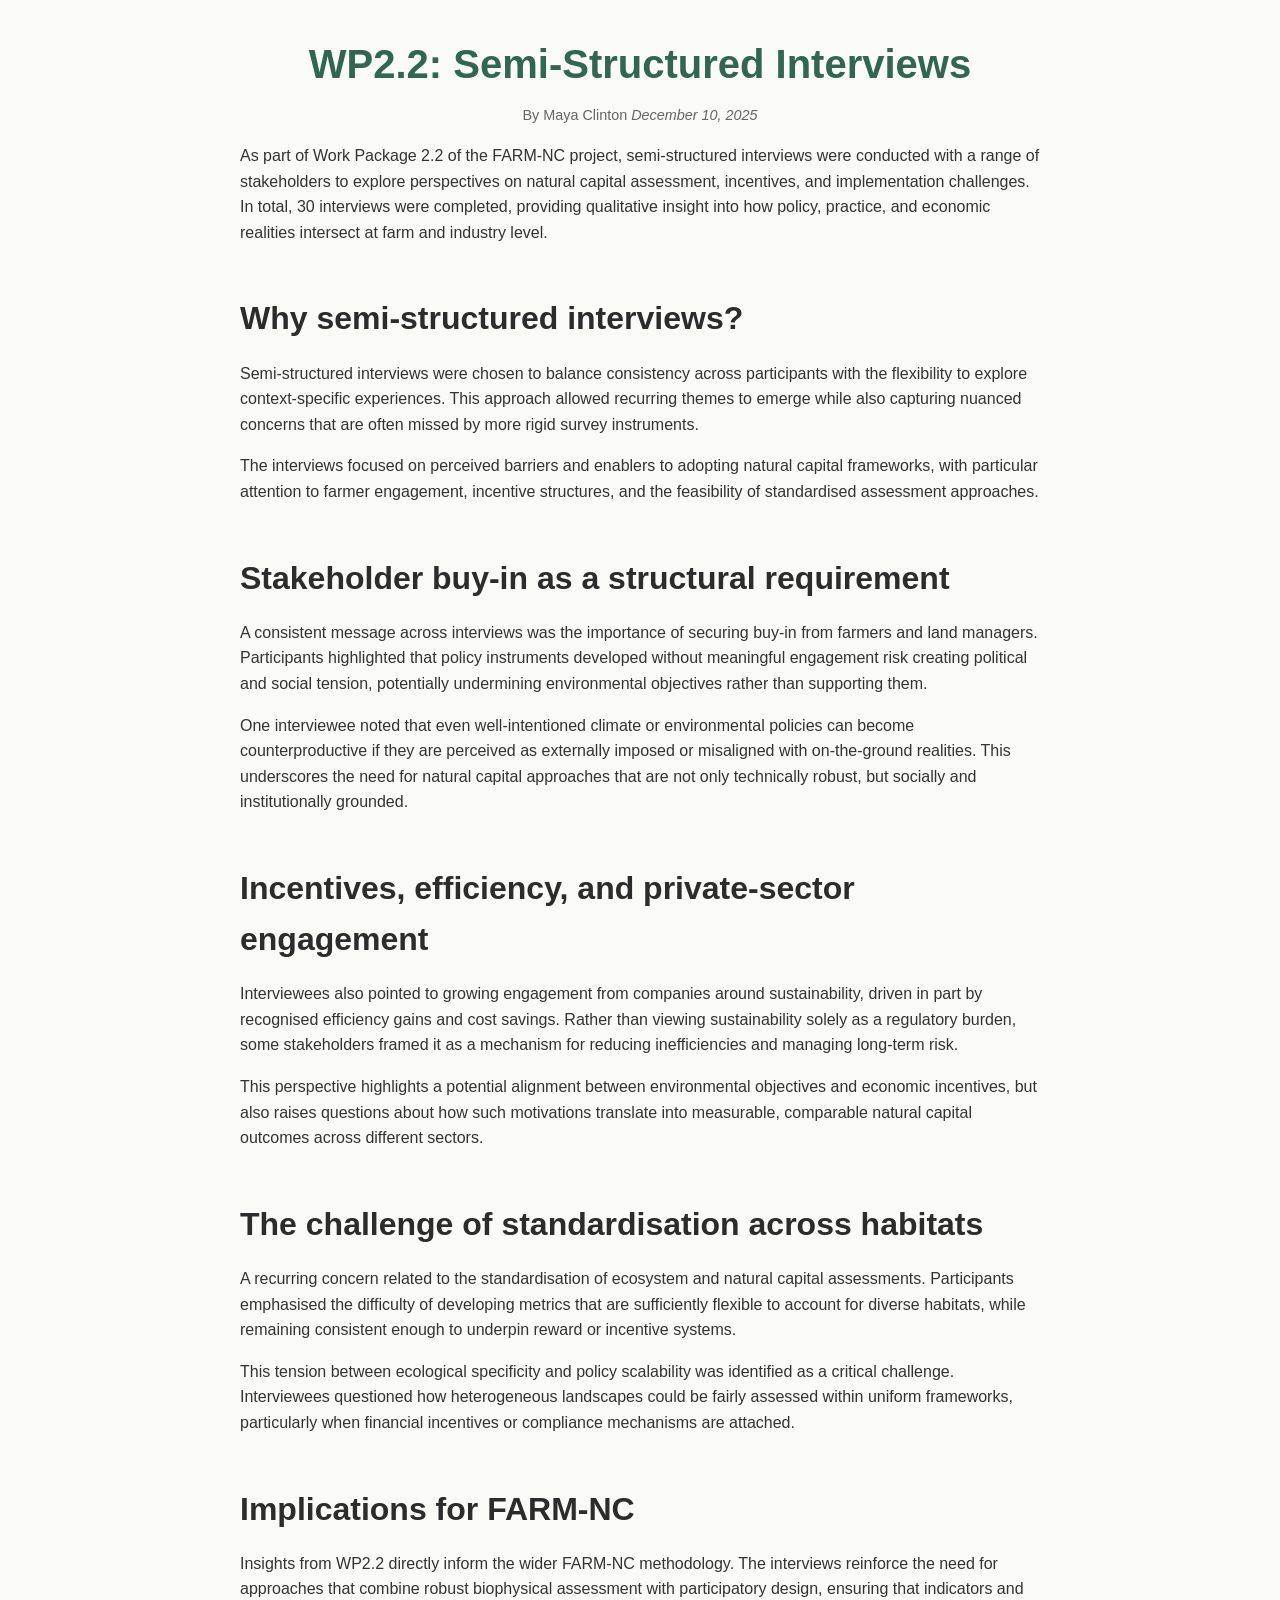
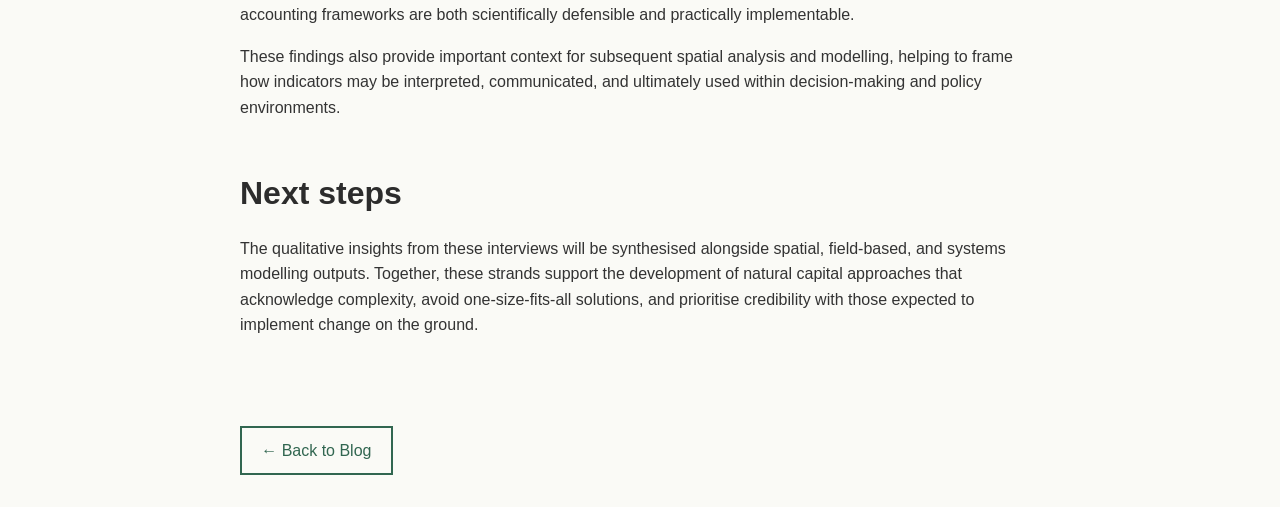
<file: post5.html>
<!DOCTYPE html>
<html lang="en">
<head>
  <meta charset="UTF-8">
  <meta name="viewport" content="width=device-width, initial-scale=1.0">
  <title>WP2.2: Semi-Structured Interviews – Insights on Incentives, Buy-in, and Standardisation</title>
  <link rel="stylesheet" href="style.css">
</head>
<body>
  <div class="blog-container">

    <!-- Header -->
    <header class="blog-post-header animate-in" style="animation-delay: 0.2s">
      <h1>WP2.2: Semi-Structured Interviews</h1>
      <div class="post-meta">
        <span class="author">By Maya Clinton</span>
        <time datetime="2025-12-10">December 10, 2025</time>
      </div>
    </header>

    <!-- Introduction -->
    <section class="content-section animate-in" style="animation-delay: 0.4s">
      <p>
        As part of Work Package 2.2 of the FARM-NC project, semi-structured interviews were conducted with a range of stakeholders to explore perspectives on natural capital assessment, incentives, and implementation challenges. In total, 30 interviews were completed, providing qualitative insight into how policy, practice, and economic realities intersect at farm and industry level.
      </p>
    </section>

    <!-- Section 1 -->
    <section class="content-section animate-in" style="animation-delay: 0.6s">
      <h2>Why semi-structured interviews?</h2>
      <p>
        Semi-structured interviews were chosen to balance consistency across participants with the flexibility to explore context-specific experiences. This approach allowed recurring themes to emerge while also capturing nuanced concerns that are often missed by more rigid survey instruments.
      </p>
      <p>
        The interviews focused on perceived barriers and enablers to adopting natural capital frameworks, with particular attention to farmer engagement, incentive structures, and the feasibility of standardised assessment approaches.
      </p>
    </section>

    <!-- Section 2 -->
    <section class="content-section animate-in" style="animation-delay: 0.8s">
      <h2>Stakeholder buy-in as a structural requirement</h2>
      <p>
        A consistent message across interviews was the importance of securing buy-in from farmers and land managers. Participants highlighted that policy instruments developed without meaningful engagement risk creating political and social tension, potentially undermining environmental objectives rather than supporting them.
      </p>
      <p>
        One interviewee noted that even well-intentioned climate or environmental policies can become counterproductive if they are perceived as externally imposed or misaligned with on-the-ground realities. This underscores the need for natural capital approaches that are not only technically robust, but socially and institutionally grounded.
      </p>
    </section>

    <!-- Section 3 -->
    <section class="content-section animate-in" style="animation-delay: 1s">
      <h2>Incentives, efficiency, and private-sector engagement</h2>
      <p>
        Interviewees also pointed to growing engagement from companies around sustainability, driven in part by recognised efficiency gains and cost savings. Rather than viewing sustainability solely as a regulatory burden, some stakeholders framed it as a mechanism for reducing inefficiencies and managing long-term risk.
      </p>
      <p>
        This perspective highlights a potential alignment between environmental objectives and economic incentives, but also raises questions about how such motivations translate into measurable, comparable natural capital outcomes across different sectors.
      </p>
    </section>

    <!-- Section 4 -->
    <section class="content-section animate-in" style="animation-delay: 1.2s">
      <h2>The challenge of standardisation across habitats</h2>
      <p>
        A recurring concern related to the standardisation of ecosystem and natural capital assessments. Participants emphasised the difficulty of developing metrics that are sufficiently flexible to account for diverse habitats, while remaining consistent enough to underpin reward or incentive systems.
      </p>
      <p>
        This tension between ecological specificity and policy scalability was identified as a critical challenge. Interviewees questioned how heterogeneous landscapes could be fairly assessed within uniform frameworks, particularly when financial incentives or compliance mechanisms are attached.
      </p>
    </section>

    <!-- Section 5 -->
    <section class="content-section animate-in" style="animation-delay: 1.4s">
      <h2>Implications for FARM-NC</h2>
      <p>
        Insights from WP2.2 directly inform the wider FARM-NC methodology. The interviews reinforce the need for approaches that combine robust biophysical assessment with participatory design, ensuring that indicators and accounting frameworks are both scientifically defensible and practically implementable.
      </p>
      <p>
        These findings also provide important context for subsequent spatial analysis and modelling, helping to frame how indicators may be interpreted, communicated, and ultimately used within decision-making and policy environments.
      </p>
    </section>

    <!-- Conclusion -->
    <section class="content-section animate-in" style="animation-delay: 1.6s">
      <h2>Next steps</h2>
      <p>
        The qualitative insights from these interviews will be synthesised alongside spatial, field-based, and systems modelling outputs. Together, these strands support the development of natural capital approaches that acknowledge complexity, avoid one-size-fits-all solutions, and prioritise credibility with those expected to implement change on the ground.
      </p>
    </section>

    <!-- Back link -->
    <div class="back-link animate-in" style="animation-delay: 1.8s">
      <a href="blog.html" class="btn-outline">← Back to Blog</a>
    </div>

  </div>
</body>
</html>
</file>
<file: style.css>
/* Reset & Base */
:root {
  /* Palette */
  --clr-bg: #fafaf6;
  --clr-foreground: #333333;
  --clr-primary: #316650;   /* deep forest green */
  --clr-primary-light: #4b8c6f;
  --clr-secondary: #ffffff; 
  --clr-accent: #d99b5c;    /* subtle gold */

  /* Typography */
  --ff-base: 'Poppins', sans-serif;
  --fs-base: 1rem;
  --fs-lg: 1.125rem;
  --fs-xl: 2rem;

  /* Spacing */
  --spacer: 1rem;

  /* Animation Durations */
  --anim-fast: 0.2s;
  --anim-medium: 0.6s;
  --anim-slow: 1s;
}

.nav-icon {
  display: flex;
  align-items: center;
  width:24px
}

/* Remove rounding on just the LinkedIn nav item */
.nav-icon,
.nav-icon a {
  border-radius: 0 !important;
  overflow: visible; /* in case you had hidden corners */
  transition: color var(--anim-fast);
}
.nav-icon a:hover {
  color: var(--clr-primary);
}
.linkedin-icon {
  width: 18px;
  height: 18px;
  fill: currentColor;
}
.linkedin-icon {
  width: 24px;
  height: auto;
  display: block;
  filter: grayscale(100%) brightness(0%) sepia(0%) saturate(0%) hue-rotate(0deg);
  /* Above makes it black; adjust filters to match nav color if needed */
  transition: filter var(--anim-fast) ease;
}

.nav-icon a:hover .linkedin-icon {
  filter: none; /* Returns to original colored SVG, or adjust filters for hover color */
}


* {
  margin: 0;
  padding: 0;
  box-sizing: border-box;
}

body {
  font-family:  'Poppins'; 
  background: #fdfdf9;
  color: #333;
  line-height: 1.6;
  font-size: 16px;
}

a {
  color: #2f5f4e;
  text-decoration: none;
  transition: color 0.2s ease;
}

a:hover {
  color: #1a3a2a;
}

/* Navigation */
nav {
  display: flex;
  justify-content: space-between;
  align-items: center;
  padding: 1rem 2rem;
  position: sticky;
  top: 0;
  background: transparent;
  z-index: 100;
}

.logo {
  height: 60px;
}

.nav-links {
  list-style: none;
  display: flex;
  gap: 1.5rem;
}

.nav-links a {
  color: #2f5f4e;
  font-weight: 500;
  font-size: 1rem;
}

.nav-links a:hover {
  color: #1a3a2a;
}

.dropdown {
  position: relative;
}

.dropbtn {
  font-weight: 500;
  font-size: 1rem;
  color: #2f5f4e;
  cursor: pointer;
}

.dropdown-content {
  position: absolute;
  top: 1.8rem;
  left: 0;
  background: #fff;

  box-shadow: 0 4px 12px rgba(0,0,0,0.1);
  opacity: 0;
  visibility: hidden;
  transform: translateY(-8px);
  transition: opacity 0.2s ease, transform 0.2s ease;
}

.dropdown-content a {
  display: block;
  padding: 0.6rem 1rem;
  font-size: 0.95rem;
  color: #2f5f4e;
}

.dropdown:hover .dropdown-content {
  opacity: 1;
  visibility: visible;
  transform: translateY(0);
}

.carousel-image {
  position: absolute;
  width: 100%;
  height: 100%;
  object-fit: cover;
  opacity: 0;
  transition: opacity 1s ease;
}

.carousel-image.active {
  opacity: 1;
}

.carousel-container {
  position: relative;
     /* horizontal centering */
  height: 60vh;                 /* ensure it fills the carousel height */
  overflow: hidden;
}

.hero-carousel {
  position: relative;
  width: 100%;
  height: 60vh;                /* adjust as needed */
  overflow: hidden;
  align-items: center;
  justify-content: center;
}

.hero-text {
  position: relative;           
  z-index: 2;                   /* above the images */
  text-align: center;
}

.hero-text img {
  position: absolute;
  width: 400px;
  height: auto;
  margin-bottom: 1rem;
  align-items: center;
  justify-content: center;
}



/* Blog Header */
.blog-header {
  background: white;
  display: flex;
  flex-direction: column;
  align-items: center;
  justify-content: center;
  padding: calc(var(--spacer) * 3) 1rem;
  text-align: center;
}
.blog-header-text h1 {
  font-size: 2.5rem;
  color: var(--clr-primary);
  margin-bottom: 0.5rem;
}
.blog-header-text p {
  font-size: var(--fs-lg);
  color: var(--clr-foreground);
}

/* Main Container */
main {
  max-width: 900px;
  margin: 2rem auto;
  padding: 0 1rem;
}

section {
  margin-bottom: 3rem;
}

h2 {
  font-size: 2rem;
  color: #2c2c2c;
  margin-bottom: 1rem;
}

p {
  margin-bottom: 1rem;
  font-size: 1rem;
}

/* Project List */
.project ul {
  list-style: none;
  margin-top: 1rem;
}

.project li::before {
  content: "✓";
  color: #3d9970;
  margin-right: 0.5rem;
}

/* Team Grid */
.team-grid {
  display: grid;
  gap: 2rem;
  grid-template-columns: repeat(auto-fit, minmax(240px, 1fr));
}

.member {
  background: #fff;
  padding: 1.5rem;
  border-radius: 12px;
  box-shadow: 0 4px 12px rgba(0,0,0,0.05);
  text-align: center;
  transition: transform 0.2s;
}

.member:hover {
  transform: translateY(-4px);
}

.profile-img {
  width: 100px;
  height: 100px;
  border-radius: 50%;
  object-fit: cover;
  margin-bottom: 0.75rem;
}

.member h3 {
  font-size: 1.1rem;
  margin-bottom: 0.5rem;
}

.member p {
  font-size: 0.9rem;
  color: #555;
}

/* Center member cards in the grid */
.team-grid {
  /* if you want each card to be centered in its grid cell */
  place-items: center;
}

/* Ensure the contents of each .member are vertically stacked and centered */
.member {
  display: flex;
  flex-direction: column;
  align-items: center;
  text-align: center; /* fallback */
}

/* Make the profile image block‑level and center it */
.profile-img {
  display: block;
  margin: 0 auto 0.75rem;
}


/* Blog Listing */
.blog-list h1 {
  font-size: 2.25rem;
  margin-bottom: 0.5rem;
  text-align: center;
}

.post-excerpt article {
  background: #fff;
  padding: 1.2rem;
  border-radius: 10px;
  box-shadow: 0 3px 10px rgba(0,0,0,0.05);
  transition: box-shadow 0.2s;
}

.post-excerpt article:hover {
  box-shadow: 0 6px 18px rgba(0,0,0,0.08);
}

.post-excerpt h2 a {
  font-size: 1.5rem;
  color: #2f5f4e;
}

.post-meta {
  font-size: 0.85rem;
  color: #777;
  margin-bottom: 0.75rem;
}

.post-excerpt p {
  font-size: 0.95rem;
  color: #444;
}

/* Single Post */
.blog-post-container {
  max-width: 700px;
  margin: auto;
}

.blog-post h1 {
  font-size: 2.5rem;
  margin-bottom: 0.75rem;
  color: #2c2c2c;
}

.check-list {
  list-style: none;
  margin: 1rem 0;
  padding-left: 0;
}

.check-list li {
  font-size: 1rem;
  margin-bottom: 0.5rem;
}

.check-list li::before {
  content: "✅";
  margin-right: 0.5rem;
}

.post-content p {
  font-size: 1rem;
  margin-bottom: 1rem;
}

.back-link {
  font-size: 0.95rem;
  display: inline-block;
  margin-top: 2rem;
}

/* Contact */
.contact a {
  font-weight: 500;
}

/* Footer */
footer {
  background: #fafafa;
  padding: 2rem 1rem;
  text-align: center;
}

/* Footer Logos Centering */
.footer-logos {
  display: flex;
  justify-content: center;
  align-items: center;
  gap: calc(var(--spacer) * 1); /* space between logos */
  margin-bottom: var(--spacer);  /* some breathing room above the © text */
}

.footer-logos img {
  max-height: 60px;  /* or whatever fits your design */
  width: auto;
  display: block;
}


/*--------------------------------------------------------------
1. VARIABLES & GLOBALS
--------------------------------------------------------------*/
:root {
  /* Palette */
  --clr-bg: #fafaf6;
  --clr-foreground: #333333;
  --clr-primary: #316650;
  --clr-primary-light: #4b8c6f;
  --clr-secondary: #f0e6d2;
  --clr-accent: #d99b5c;

  /* Typography */
  --ff-base: 'Inter', sans-serif;
  --fs-base: 1rem;
  --fs-lg: 1.125rem;
  --fs-xl: 2rem;

  /* Spacing */
  --spacer: 1rem;

  /* Animation Durations */
  --anim-fast: 0.2s;
  --anim-medium: 0.6s;
  --anim-slow: 1s;
}

/* Reset & Base */
*,
*::before,
*::after {
  box-sizing: border-box;
}
body {
  margin: 0;
  background: var(--clr-bg);
  color: var(--clr-foreground);
  font-family: var(--ff-base);
  font-size: var(--fs-base);
  line-height: 1.6;
  -webkit-font-smoothing: antialiased;
}

/* Links */
a {
  color: var(--clr-primary);
  text-decoration: none;
  transition: color var(--anim-fast) ease,
              transform var(--anim-fast) ease;
}
a:hover {
  color: var(--clr-primary-light);
  transform: translateY(-2px);
}

/* Animations */
@keyframes fadeInUp {
  from { opacity: 0; transform: translateY(20px); }
  to   { opacity: 1; transform: translateY(0); }
}
.animate-in {
  opacity: 0;
  animation: fadeInUp var(--anim-medium) both;
}

/*--------------------------------------------------------------
2. NAVIGATION & HERO
--------------------------------------------------------------*/
.nav-links {
  display: flex;
  gap: calc(var(--spacer) * 1);
}
.nav-links a {
  position: relative;
  padding: 0.2rem 0;
}
.nav-links a::after {
  content: '';
  position: absolute;
  width: 0;
  height: 2px;
  bottom: -2px;
  left: 0;
  background: var(--clr-primary);
  transition: width var(--anim-fast) ease;
}
.nav-links a:hover::after {
  width: 100%;
}

.hero {
  position: relative;
  overflow: hidden;
}
.hero-text {
  opacity: 0;
  animation: fadeInUp var(--anim-slow) both 0.5s;
  font-size: var(--fs-xl);
  color: var(--clr-primary);
  text-align: center;
}

/*--------------------------------------------------------------
3. BLOG LISTING (blog.html)
--------------------------------------------------------------*/
.post-excerpt {
  display: grid;
  gap: calc(var(--spacer) * 1.5);
}
.post-excerpt article {
  background: #e5f0e5;
  padding: calc(var(--spacer) * 1.2);
  border-radius: 12px;
  box-shadow: 0 4px 12px rgba(0,0,0,0.05);
  transition: box-shadow var(--anim-fast) ease,
              transform var(--anim-fast) ease;
}
.post-excerpt article:hover {
  box-shadow: 0 8px 24px rgba(0,0,0,0.1);
  transform: translateY(-4px);
}
.post-excerpt h2 a {
  color: var(--clr-primary);
  font-size: 1.5rem;
  display: inline-block;
}
.post-excerpt p {
  margin: 0.75rem 0 0;
  color: #4a4a4a;
}

/*--------------------------------------------------------------
4. SINGLE POST (post1.html)
--------------------------------------------------------------*/
.blog-post {
  max-width: 800px;
  margin: 0 auto;
  background: #fff;
  padding: calc(var(--spacer) * 1.5);
  border-radius: 16px;
  box-shadow: 0 4px 16px rgba(0,0,0,0.07);
}
.blog-post h1 {
  color: var(--clr-primary);
  margin-bottom: var(--spacer);
  font-size: 2.5rem;
}
.blog-post h2,
.blog-post h3 {
  color: var(--clr-foreground);
  margin-top: calc(var(--spacer) * 2);
}
.blog-post p {
  margin-bottom: var(--spacer);
}
.check-list {
  list-style: none;
  padding-left: 0;
}
.check-list li {
  position: relative;
  padding-left: 1.5rem;
  margin-bottom: 0.5rem;
}
.check-list li::before {
  content: "✔︎";
  position: absolute;
  left: 0;
  top: 0;
  color: var(--clr-accent);
}

/* Back‑to‑Blog Button */
.btn-outline {
  display: inline-block;
  padding: 0.5rem 1rem;
  border: 2px solid var(--clr-primary);
  border-radius: 0px;
  font-size: var(--fs-lg);
  color: var(--clr-primary);
  transition: background var(--anim-fast) ease,
              color var(--anim-fast) ease,
              transform var(--anim-fast) ease;
  margin-top: var(--spacer);
}
.btn-outline:hover {
  background: var(--clr-primary);
  color: #fff;
  transform: translateY(-2px);
}

/*--------------------------------------------------------------
5. MEDIA & RESPONSIVENESS
--------------------------------------------------------------*/
img {
  max-width: 100%;
  display: block;
  border-radius: 0px;
}
@media (max-width: 768px) {
  .post-excerpt {
    grid-template-columns: 1fr;
  }
  .hero-text {
    font-size: var(--fs-lg);
  }
}

/*--------------------------------------------------------------
4b. SINGLE POST (post1.html – improved structure)
--------------------------------------------------------------*/

/* Container */
.blog-container {
  width: 90%;
  max-width: 800px;
  margin: 2rem auto;
}

/* Header (title + meta) */
.blog-post-header {
  margin-bottom: var(--spacer);
  text-align: center;
}
.blog-post-header h1 {
  font-size: 2.5rem;
  color: var(--clr-primary);
  margin-bottom: 0.5rem;
}
.blog-post-header .post-meta {
  font-size: 0.9rem;
  color: #666;
}
.blog-post-header .post-meta .author {
  font-weight: 500;
}
.blog-post-header .post-meta time {
  font-style: italic;
}

/* Main content */
.blog-post-content {
  line-height: 1.7;
}
.blog-post-content h2 {
  margin-top: var(--spacer);
  margin-bottom: 0.5rem;
  color: var(--clr-foreground);
  font-size: 1.75rem;
}
.blog-post-content p {
  margin-bottom: var(--spacer);
  font-size: 1rem;
}

/* Check‑list styling (already in place, but for reference) */
.check-list {
  list-style: none;
  padding: 0;
  margin: var(--spacer) 0;
}
.check-list li {
  position: relative;
  padding-left: 1.5rem;
  margin-bottom: 0.5rem;
}
.check-list li::before {
  content: "✔︎";
  position: absolute;
  left: 0;
  top: 0;
  color: var(--clr-accent);
}

/* Back‑link button */
.back-link {
  text-align: center;
  margin-top: calc(var(--spacer) * 1.5);
}
.back-link .btn-outline {
  padding: 0.6rem 1.2rem;
  font-size: var(--fs-base);
}

.gallery {
  display: grid;
  grid-template-columns: repeat(auto-fit, minmax(200px, 1fr));
  gap: var(--spacer);
  margin: var(--spacer) 0;
}
.gallery-image {
  width: 100%;
  border-radius: 8px;
  box-shadow: 0 2px 8px rgba(0,0,0,0.06);
}
</file>
